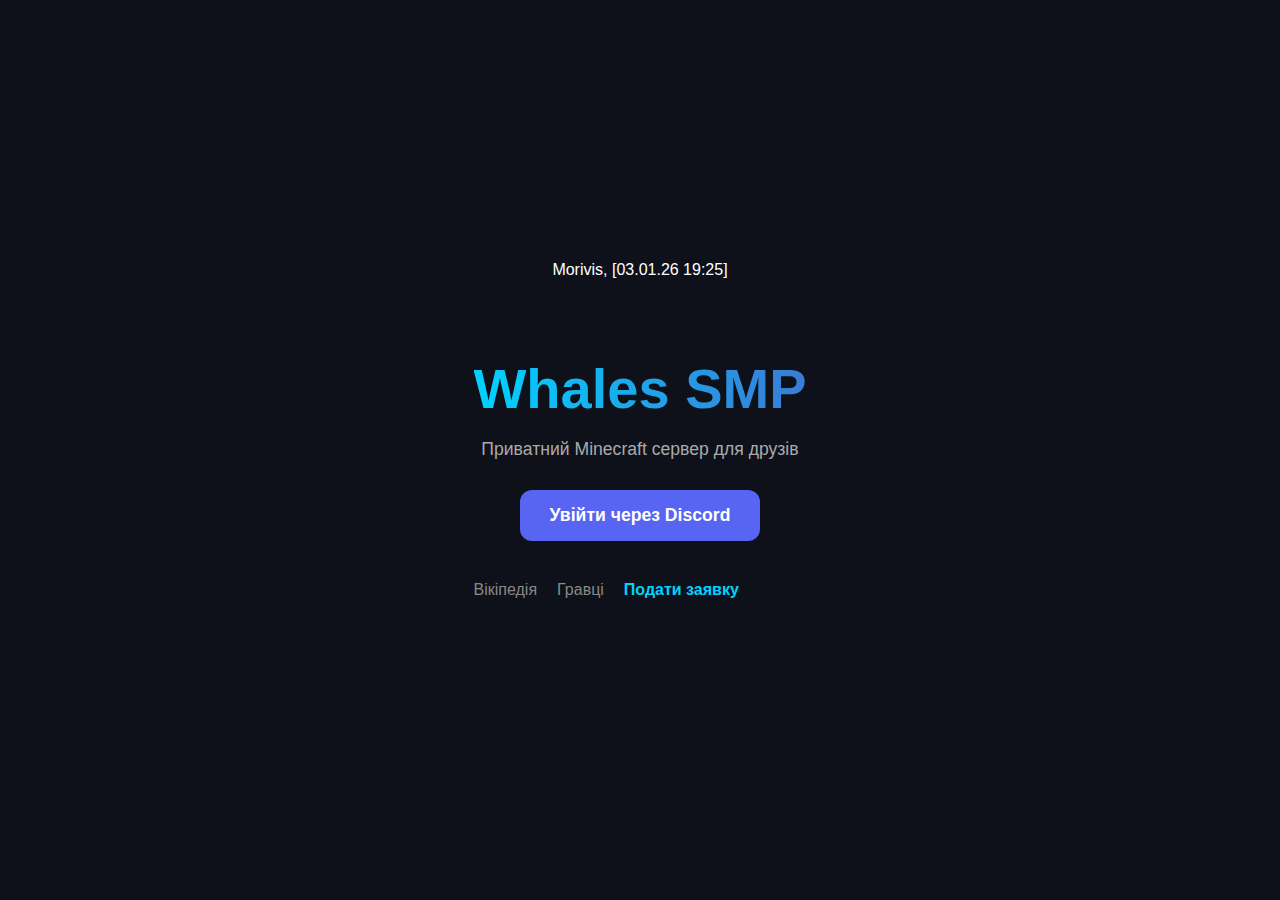
<file: index.html>
Morivis, [03.01.26 19:25]
<!DOCTYPE html>
<html lang="uk">
<head>
    <meta charset="UTF-8">
    <meta name="viewport" content="width=device-width, initial-scale=1.0">
    <title>Whales SMP | Головна</title>
    <style>
        body {
            background-color: #0f111a;
            color: white;
            font-family: 'Segoe UI', sans-serif;
            margin: 0;
            display: flex;
            flex-direction: column;
            align-items: center;
            justify-content: center;
            min-height: 100vh;
            text-align: center;
        }

        .container {
            max-width: 800px;
            padding: 40px;
        }

        h1 {
            font-size: 3.5rem;
            margin-bottom: 10px;
            background: linear-gradient(90deg, #00d2ff, #3a7bd5);
            -webkit-background-clip: text;
            background-clip: text; /* Додано для сумісності як на скриншоті 17 */
            -webkit-text-fill-color: transparent;
        }

        .status {
            color: #aaa;
            margin-bottom: 30px;
            font-size: 1.1rem;
        }

        /* Стиль кнопки входу */
        .btn-discord {
            background-color: #5865F2;
            color: white;
            text-decoration: none;
            padding: 15px 30px;
            border-radius: 12px;
            font-weight: bold;
            font-size: 1.1rem;
            transition: 0.3s;
            display: inline-block;
        }

        .btn-discord:hover {
            background-color: #4752c4;
            transform: translateY(-2px);
        }

        /* Стиль плашки профілю, коли ти вже увійшов */
        .user-pill {
            display: inline-flex;
            align-items: center;
            gap: 12px;
            background: rgba(255, 255, 255, 0.05);
            padding: 10px 20px;
            border-radius: 50px;
            border: 1px solid rgba(255, 255, 255, 0.1);
            cursor: pointer;
            transition: 0.3s;
        }

        .user-pill:hover {
            background: rgba(255, 255, 255, 0.1);
        }

        .user-pill img {
            width: 35px;
            height: 35px;
            border-radius: 50%;
            border: 2px solid #5865F2;
        }

        .user-pill span {
            font-weight: bold;
            font-size: 1.1rem;
        }

        nav {
            margin-top: 40px;
            display: flex;
            gap: 20px;
        }

        nav a {
            color: #888;
            text-decoration: none;
            transition: 0.3s;
        }

        nav a:hover { color: white; }
    </style>
</head>
<body>

    <div class="container">
        <h1>Whales SMP</h1>
        <p class="status">Приватний Minecraft сервер для друзів</p>

        <div id="auth-section">
            <a href="https://discord.com/oauth2/authorize?client_id=1457041207992516611&response_type=code&redirect_uri=https%3A%2F%2Fxarol9.github.io%2FWhales-smp%2Fprofile.html&scope=identify" class="btn-discord">
                Увійти через Discord
            </a>
        </div>

        <nav>
            <a href="wiki.html">Вікіпедія</a>
            <a href="players.html">Гравці</a>
            <a href="apply.html" style="color: #00d2ff; font-weight: bold;">Подати заявку</a>
        </nav>
    </div>

    <script>
        function checkLogin() {
            const token = localStorage.getItem('discord_token');
            const authSection = document.getElementById('auth-section');

            if (token) {
                // Завантажуємо дані користувача
                fetch('https://discord.com/api/users/@me', {
                    headers: { 'Authorization': 'Bearer ' + token }
                })
                .then(res => {
                    if (!res.ok) throw new Error('Expired');
                    return res.json();
                })
                .then(data => {
                    // Якщо все ок, показуємо аватарку і нік як на скриншоті 16
                    authSection.innerHTML = `
                        <div class="user-pill" onclick="location.href='profile.html'">
                            <img src="https://cdn.discordapp.com/avatars/${data.id}/${data.avatar}.png" alt="Avatar">
                            <span>${data.username}</span>

Morivis, [03.01.26 19:25]
</div>
                    `;
                })
                .catch(() => {
                    // Якщо токен старий - нічого не міняємо (залишається кнопка входу)
                    localStorage.removeItem('discord_token');
                });
            }
        }

        // Запуск перевірки
        checkLogin();
    </script>
</body>
</html>
</file>
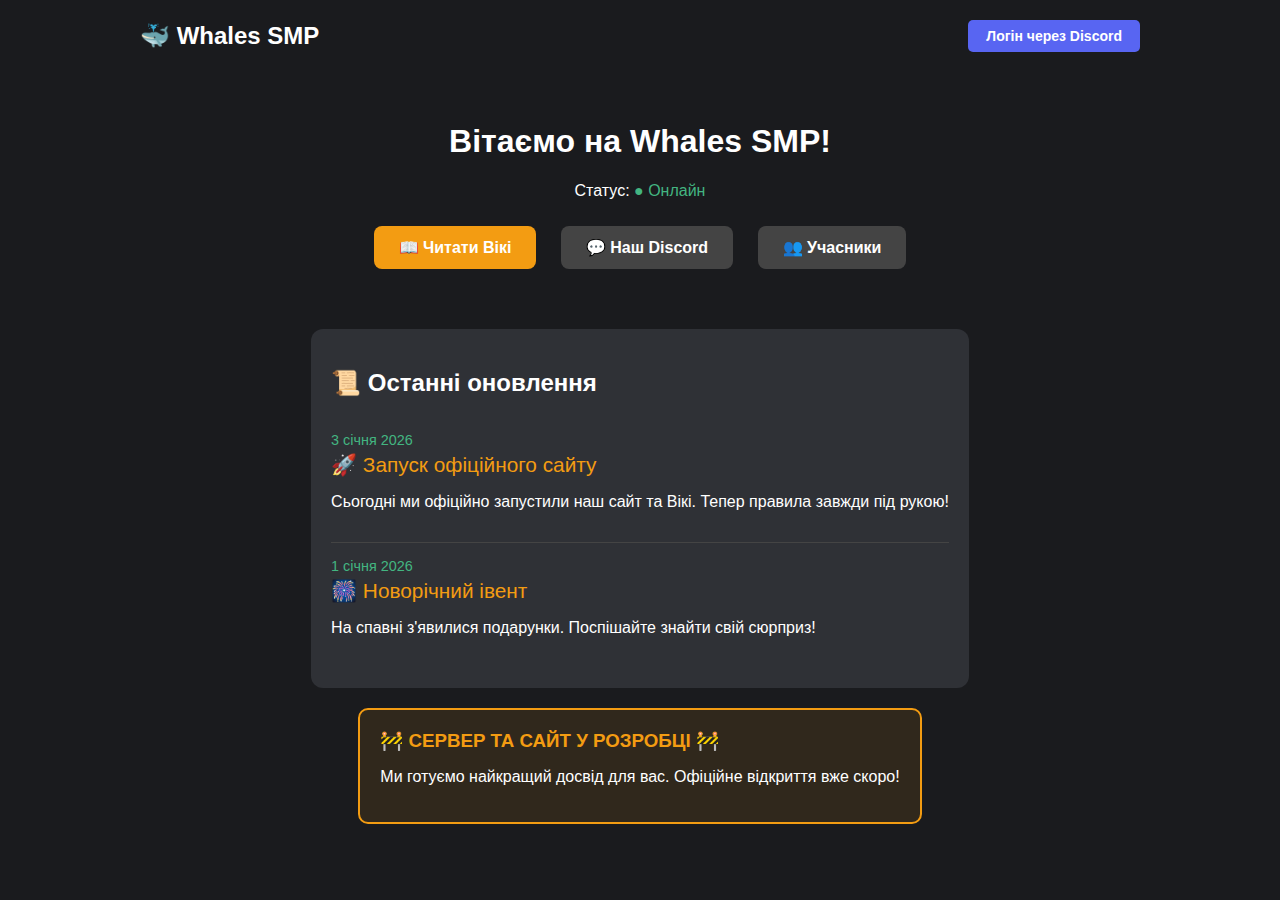
<file: whiles-smp/index.html>
<!DOCTYPE html>
<html lang="uk">
<head>
    <meta charset="UTF-8">
    <title>Whales SMP | Головна</title>
    <style>
        body { 
            background-color: #1a1b1e; 
            color: #ffffff; 
            font-family: 'Segoe UI', sans-serif; 
            margin: 0; padding: 20px;
            display: flex; flex-direction: column; align-items: center;
        }
        
        /* Шапка з логіном */
        .navbar { width: 100%; max-width: 1000px; display: flex; justify-content: space-between; align-items: center; margin-bottom: 50px; }
        .login-btn { background: #5865f2; color: white; text-decoration: none; padding: 8px 18px; border-radius: 5px; font-weight: bold; font-size: 14px; }

        .container { text-align: center; max-width: 800px; }
        
        /* Секція новин */
        .news-section { margin-top: 50px; text-align: left; background: #2f3136; padding: 20px; border-radius: 12px; }
        .news-item { border-bottom: 1px solid #444; padding: 15px 0; }
        .news-item:last-child { border-bottom: none; }
        .news-date { color: #43b581; font-size: 0.9rem; }
        .news-title { font-size: 1.3rem; margin: 5px 0; color: #f39c12; }

        .btn { text-decoration: none; color: white; background: #444; padding: 12px 25px; border-radius: 8px; font-weight: bold; margin: 10px; display: inline-block; transition: 0.3s; }
        .btn-wiki { background: #f39c12; }
        .btn-wiki:hover { background: #d35400; }
    </style>
</head>
<body>

    <div class="navbar">
        <div style="font-weight: bold; font-size: 1.5rem;">🐳 Whales SMP</div>
        <a href="#" class="login-btn" onclick="alert('Система логіну в розробці!')">Логін через Discord</a>
    </div>

    <div class="container">
        <h1>Вітаємо на Whales SMP!</h1>
        <p>Статус: <span style="color: #43b581;">● Онлайн</span></p>
        
        <div class="menu">
            <a href="wiki.html" class="btn btn-wiki">📖 Читати Вікі</a>
            <a href="https://discord.gg/ваш-код" class="btn">💬 Наш Discord</a>
            <a href="players.html" class="btn">👥 Учасники</a>
        </div>

        <div class="news-section">
            <h2>📜 Останні оновлення</h2>
            
            <div class="news-item">
                <div class="news-date">3 січня 2026</div>
                <div class="news-title">🚀 Запуск офіційного сайту</div>
                <p>Сьогодні ми офіційно запустили наш сайт та Вікі. Тепер правила завжди під рукою!</p>
            </div>

            <div class="news-item">
                <div class="news-date">1 січня 2026</div>
                <div class="news-title">🎆 Новорічний івент</div>
                <p>На спавні з'явилися подарунки. Поспішайте знайти свій сюрприз!</p>
            </div>
        </div>
    </div>

</body>
</html>
<div style="background: rgba(243, 156, 18, 0.1); border: 2px solid #f39c12; padding: 20px; border-radius: 10px; margin-top: 20px;">
    <h3 style="color: #f39c12; margin: 0;">🚧 СЕРВЕР ТА САЙТ У РОЗРОБЦІ 🚧</h3>
    <p>Ми готуємо найкращий досвід для вас. Офіційне відкриття вже скоро!</p>
</div>
</file>
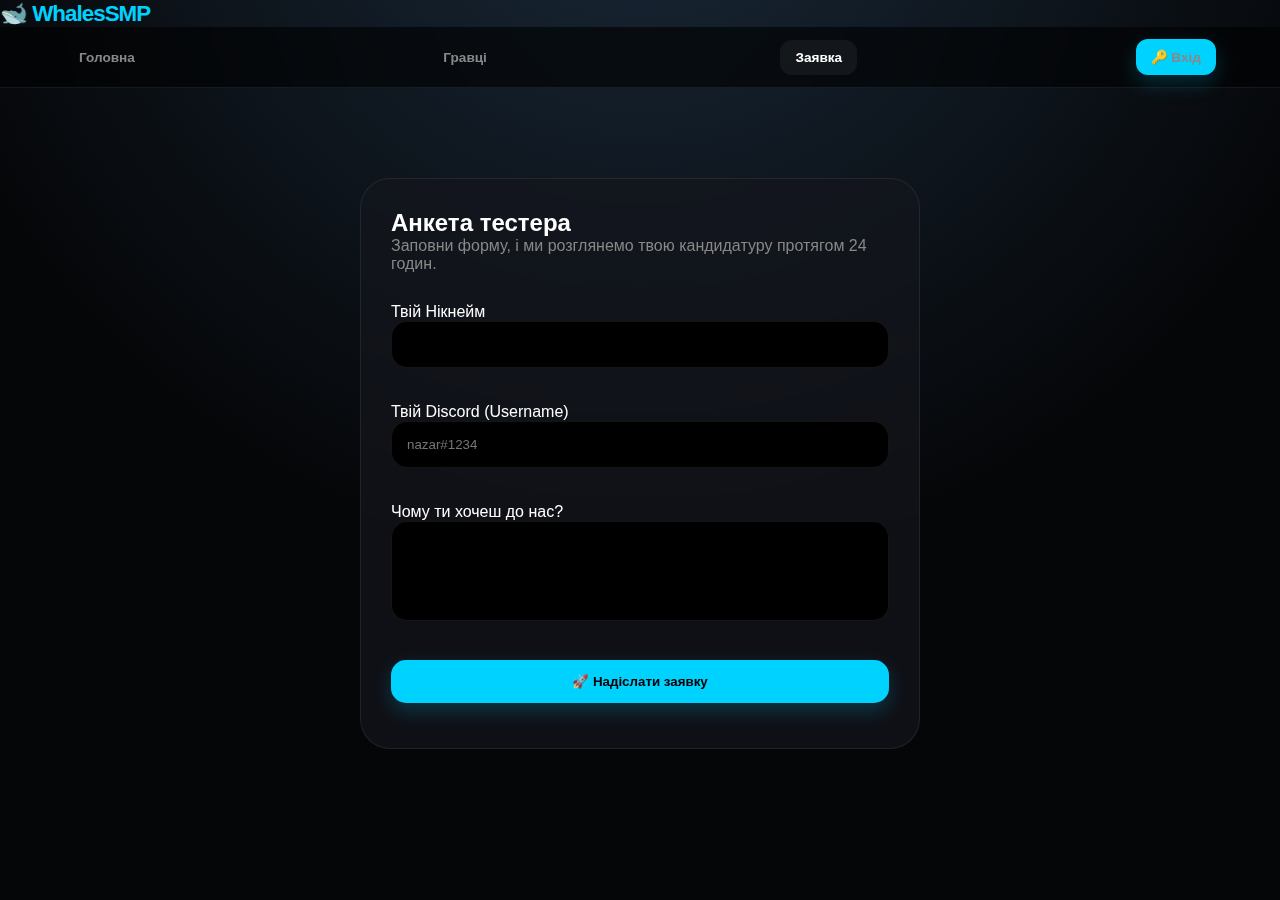
<file: apply.html>
<!DOCTYPE html>
<html lang="uk">
<head>
    <meta charset="UTF-8">
    <title>Подати заявку | Whales SMP</title>
    <link rel="stylesheet" href="style.css">
</head>
<body>

<header class="header">
    <div class="header-container">
        <a href="index.html" class="logo">🐋 Whales<span>SMP</span></a>
        <nav class="nav-links">
            <a href="index.html" class="nav-btn">Головна</a>
            <a href="players.html" class="nav-btn">Гравці</a>
            <a href="apply.html" class="nav-btn active">Заявка</a>
            <a href="activate.html" class="btn-primary">🔑 Вхід</a>
        </nav>
    </div>
</header>

<div class="container" style="max-width: 600px; margin-top: 50px;">
    <div class="card">
        <h2 class="text-gradient">Анкета тестера</h2>
        <p style="color: #888; margin-bottom: 30px;">Заповни форму, і ми розглянемо твою кандидатуру протягом 24 годин.</p>
        
        <form id="applyForm">
            <div style="margin-bottom: 20px;">
                <label>Твій Нікнейм</label>
                <input type="text" id="appNick" class="nav-btn" style="width: 100%; background: #000;" required>
            </div>
            
            <div style="margin-bottom: 20px;">
                <label>Твій Discord (Username)</label>
                <input type="text" id="appDiscord" class="nav-btn" style="width: 100%; background: #000;" placeholder="nazar#1234" required>
            </div>

            <div style="margin-bottom: 20px;">
                <label>Чому ти хочеш до нас?</label>
                <textarea id="appReason" class="nav-btn" style="width: 100%; background: #000; height: 100px; resize: none;" required></textarea>
            </div>

            <button type="submit" class="btn-primary" style="width: 100%; border: none; cursor: pointer;">🚀 Надіслати заявку</button>
        </form>
        <p id="formStatus" style="margin-top: 15px; text-align: center; font-weight: bold;"></p>
    </div>
</div>



<script>
    // Автозаповнення ніка, якщо є в пам'яті
    window.onload = () => {
        const savedNick = localStorage.getItem('playerNick');
        if (savedNick) document.getElementById('appNick').value = savedNick;
    };

    document.getElementById('applyForm').addEventListener('submit', function(e) {
        e.preventDefault();
        
        const nick = document.getElementById('appNick').value;
        const discord = document.getElementById('appDiscord').value;
        const reason = document.getElementById('appReason').value;
        const status = document.getElementById('formStatus');

        // ТУТ МАЄ БУТИ ТВІЙ WEBHOOK URL З DISCORD
        const webhookURL = "ТУТ_ТВІЙ_WEBHOOK_URL"; 

        const data = {
            embeds: [{
                title: "🆕 Нова заявка на Whales SMP",
                color: 5814783, // Блакитний колір
                fields: [
                    { name: "Нікнейм", value: nick, inline: true },
                    { name: "Discord", value: discord, inline: true },
                    { name: "Причина", value: reason }
                ],
                timestamp: new Date()
            }]
        };

        fetch(webhookURL, {
            method: 'POST',
            headers: { 'Content-Type': 'application/json' },
            body: JSON.stringify(data)
        }).then(() => {
            status.innerText = "✅ Заявку надіслано! Чекай відповіді в Discord.";
            status.style.color = "#2ed573";
            document.getElementById('applyForm').reset();
        }).catch(() => {
            status.innerText = "❌ Помилка. Спробуй пізніше.";
            status.style.color = "#ff4757";
        });
    });
</script>

</body>
</html>
</file>
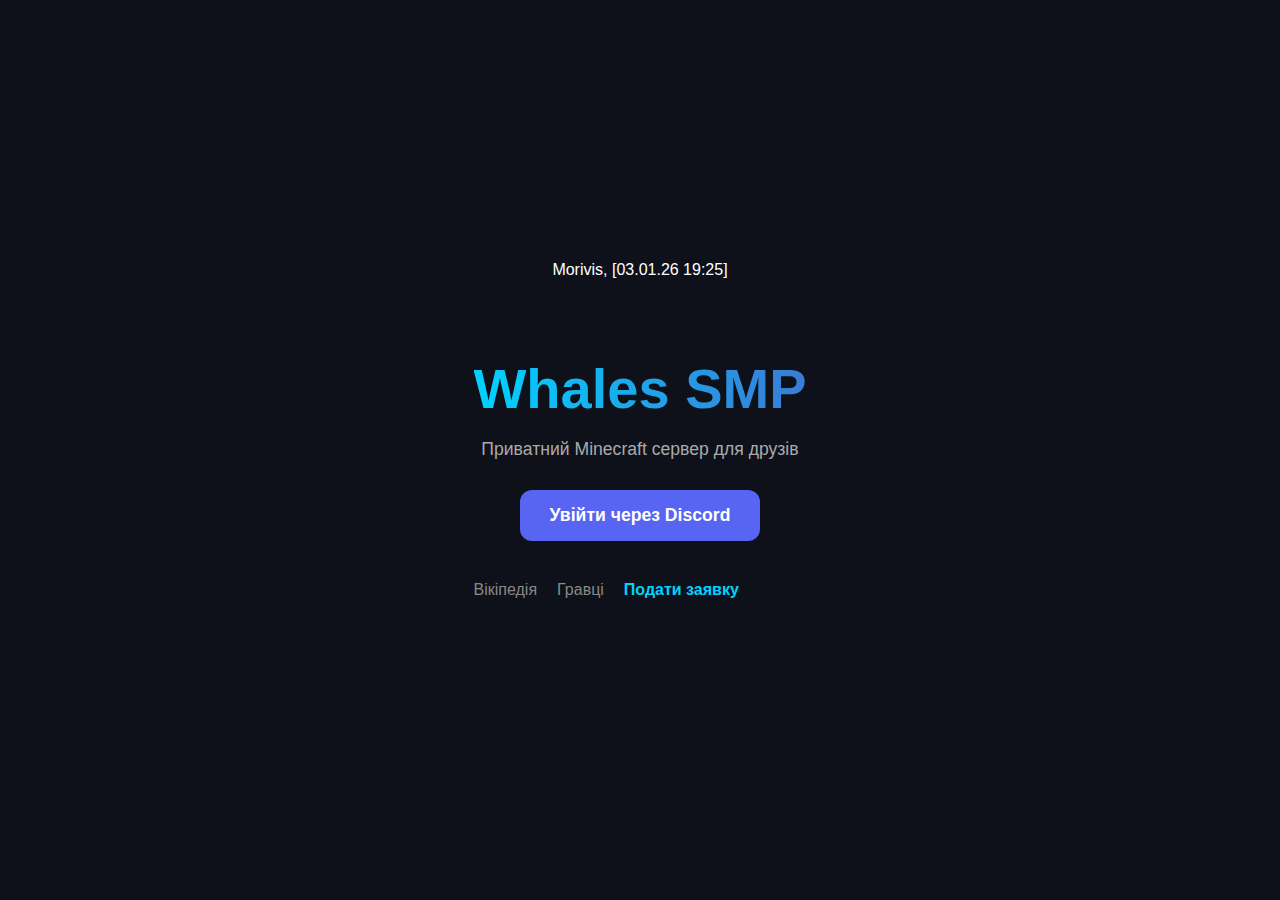
<file: profile.html>
<!DOCTYPE html>
<html lang="uk">
<head>
    <meta charset="UTF-8">
    <meta name="viewport" content="width=device-width, initial-scale=1.0">
    <title>Мій Профіль | Whales SMP</title>
    <style>
        body {
            background-color: #0f111a;
            color: #ffffff;
            font-family: 'Segoe UI', sans-serif;
            margin: 0;
            display: flex;
            min-height: 100vh;
        }

        .main-content {
            flex-grow: 1;
            display: flex;
            justify-content: center;
            align-items: center;
            padding: 20px;
        }

        .profile-card {
            background: rgba(255, 255, 255, 0.05);
            backdrop-filter: blur(15px);
            padding: 40px;
            border-radius: 24px;
            border: 1px solid rgba(255, 255, 255, 0.1);
            text-align: center;
            width: 100%;
            max-width: 350px;
            box-shadow: 0 20px 50px rgba(0,0,0,0.5);
        }

        .back-link {
            color: #888;
            text-decoration: none;
            font-size: 0.9rem;
            display: block;
            margin-bottom: 20px;
            text-align: left;
            transition: 0.3s;
        }

        .back-link:hover { color: #fff; }

        .avatar {
            width: 120px;
            height: 120px;
            border-radius: 50%;
            border: 4px solid #5865F2;
            margin-bottom: 20px;
            background: #23272a;
        }

        h2#username { font-size: 1.8rem; margin: 10px 0; }
        .role { color: #43b581; font-weight: bold; margin-bottom: 25px; font-size: 0.9rem; }

        .stats-container {
            display: flex;
            gap: 10px;
            margin-bottom: 30px;
        }

        .stat-box {
            background: rgba(0,0,0,0.3);
            padding: 10px;
            border-radius: 12px;
            flex: 1;
            font-size: 0.8rem;
        }

        .stat-box span { display: block; color: #888; font-size: 0.7rem; margin-bottom: 4px; }

        .btn-logout {
            background: #ed4245;
            color: white;
            border: none;
            padding: 12px;
            border-radius: 10px;
            width: 100%;
            cursor: pointer;
            font-weight: bold;
            transition: 0.3s;
        }

        .btn-logout:hover { background: #c0392b; }
    </style>
</head>
<body>

    <main class="main-content">
        <div class="profile-card">
            <a href="index.html" class="back-link">← На головну</a>

            <img src="https://cdn.discordapp.com/embed/avatars/0.png" id="avatar" class="avatar">
            <h2 id="username">Завантаження...</h2>
            <div class="role">● Гравець Whales SMP</div>

            <div class="stats-container">
                <div class="stat-box">
                    <span>ЧАС У ГРІ</span>
                    <b>128 год.</b>
                </div>
                <div class="stat-box">
                    <span>АЛМАЗИ</span>
                    <b>42 шт.</b>
                </div>
            </div>

            <button class="btn-logout" onclick="logout()">Вийти з акаунта</button>
        </div>
    </main>

    <script>
        // 1. Отримуємо токен (з URL або з пам'яті)
        const fragment = new URLSearchParams(window.location.hash.slice(1));
        let token = fragment.get('access_token');

        if (!token) {
            token = localStorage.getItem('discord_token');
        }

        if (!token) {
            // Якщо токена немає зовсім - повертаємо на вхід
            window.location.href = 'index.html';
        } else {
            // Зберігаємо токен, щоб головна сторінка його бачила
            localStorage.setItem('discord_token', token);

            // 2. Запитуємо дані в Discord
            fetch('https://discord.com/api/users/@me', {
                headers: {
                    'Authorization': 'Bearer ' + token
                }
            })
            .then(res => {
                if (!res.ok) throw new Error('Unauthorized');
                return res.json();
            })
            .then(data => {
                // Відображаємо нікнейм
                document.getElementById('username').innerText = data.username;
                
                // Відображаємо аватарку
                if (data.avatar) {
                    const avatarUrl = 'https://cdn.discordapp.com/avatars/' + data.id + '/' + data.avatar + '.png?size=256';
                    document.getElementById('avatar').src = avatarUrl;
                }
            })
            .catch(err => {
                console.error('Помилка авторизації:', err);
                localStorage.removeItem('discord_token');
                window.location.href = 'index.html';
            });
        }

        function logout() {
            localStorage.removeItem('discord_token');
            window.location.href = 'index.html';
        }
    </script>
</body>
</html>
</file>
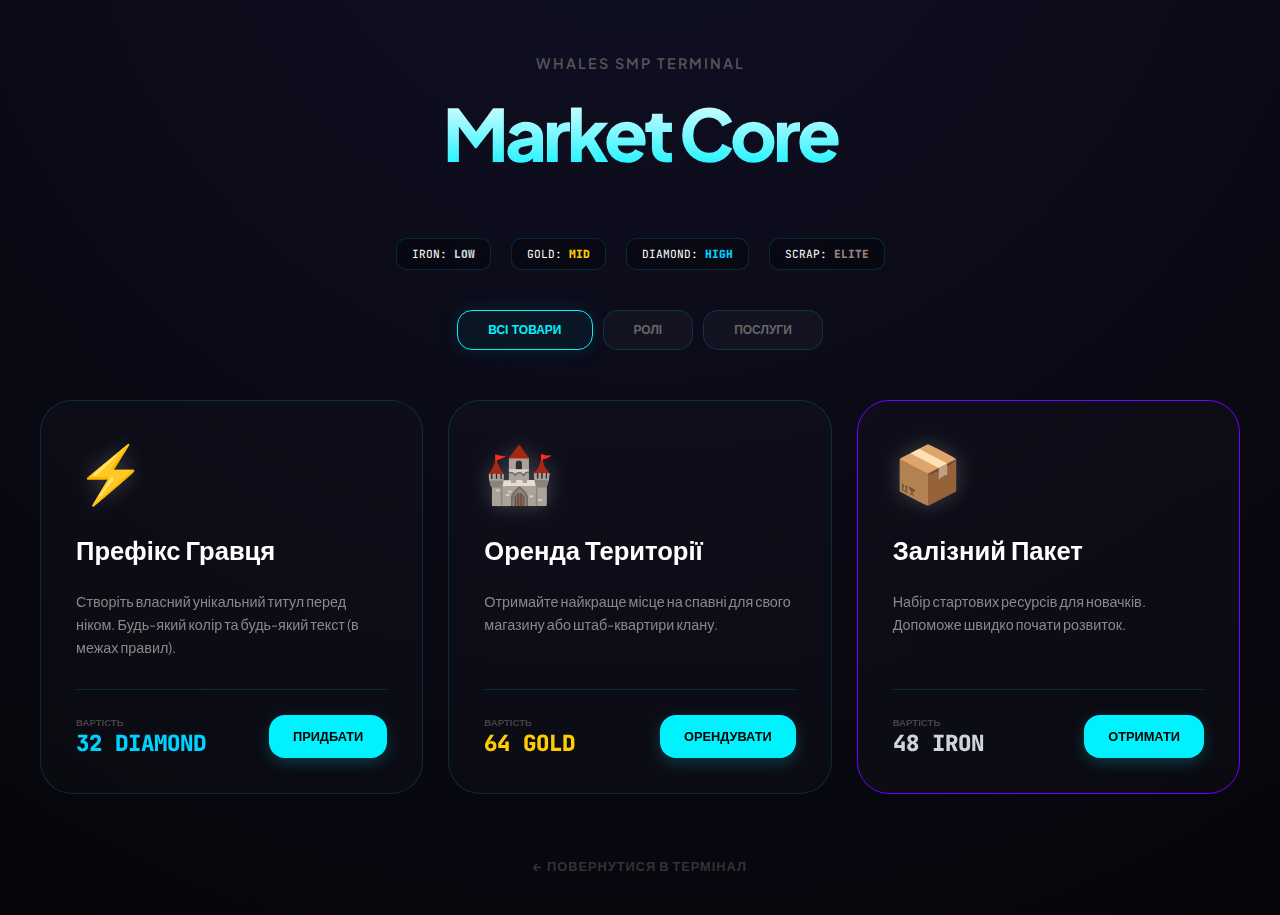
<file: shop.html>
<!DOCTYPE html>
<html lang="uk">
<head>
    <meta charset="UTF-8">
    <meta name="viewport" content="width=device-width, initial-scale=1.0">
    <title>Whales Market | Економіка Оверлорду</title>
    <link href="https://fonts.googleapis.com/css2?family=Plus+Jakarta+Sans:wght@400;600;800&family=JetBrains+Mono:wght@400;700&display=swap" rel="stylesheet">
    <style>
        :root {
            --p: #00f2ff;
            --s: #7000ff;
            --bg: #05050a;
            --card: rgba(255, 255, 255, 0.02);
            --border: rgba(0, 242, 255, 0.15);
            
            /* Валюти */
            --iron: #ced4da;
            --gold: #ffcc00;
            --diamond: #00d2ff;
            --netherite: #9b7e7e;
        }

        * { transition: 0.3s cubic-bezier(0.4, 0, 0.2, 1); box-sizing: border-box; }

        body {
            background: var(--bg);
            background-image: radial-gradient(circle at 50% -20%, #101025 0%, var(--bg) 100%);
            color: white;
            font-family: 'Plus Jakarta Sans', sans-serif;
            margin: 0;
            padding: 40px 20px;
            min-height: 100vh;
            overflow-x: hidden;
        }

        .container { max-width: 1200px; margin: 0 auto; }

        /* HEADER */
        .shop-header { text-align: center; margin-bottom: 60px; }
        .shop-header h1 {
            font-size: 4.5rem;
            font-weight: 800;
            margin: 0;
            background: linear-gradient(to bottom, #fff, var(--p));
            -webkit-background-clip: text;
            -webkit-text-fill-color: transparent;
            letter-spacing: -4px;
        }
        .shop-header p { color: #555; font-size: 0.9rem; letter-spacing: 2px; text-transform: uppercase; font-weight: 600; }

        /* ВАЛЮТНИЙ ДАТЧИК */
        .currency-info {
            display: flex;
            justify-content: center;
            gap: 20px;
            margin-bottom: 40px;
            font-family: 'JetBrains Mono', monospace;
            font-size: 0.7rem;
        }
        .currency-item { padding: 8px 15px; border-radius: 10px; border: 1px solid var(--border); background: rgba(0,0,0,0.3); }
        .currency-item span { font-weight: 800; }

        /* КАТЕГОРІЇ */
        .categories { display: flex; justify-content: center; gap: 10px; margin-bottom: 50px; }
        .cat-btn {
            background: rgba(255,255,255,0.03);
            border: 1px solid var(--border);
            color: #666;
            padding: 12px 30px;
            border-radius: 15px;
            cursor: pointer;
            font-weight: 800;
            font-size: 0.75rem;
            text-transform: uppercase;
        }
        .cat-btn.active, .cat-btn:hover {
            border-color: var(--p);
            color: var(--p);
            background: rgba(0, 242, 255, 0.05);
            box-shadow: 0 0 20px rgba(0, 242, 255, 0.1);
        }

        /* СІТКА */
        .shop-grid { display: grid; grid-template-columns: repeat(auto-fit, minmax(320px, 1fr)); gap: 25px; }

        .item-card {
            background: var(--card);
            border: 1px solid var(--border);
            border-radius: 32px;
            padding: 35px;
            position: relative;
            display: flex;
            flex-direction: column;
            backdrop-filter: blur(20px);
        }
        .item-card:hover {
            transform: translateY(-10px);
            border-color: var(--p);
            background: rgba(255,255,255,0.04);
        }

        .item-icon { font-size: 3.5rem; margin-bottom: 25px; filter: drop-shadow(0 0 10px rgba(255,255,255,0.2)); }
        .item-card h3 { font-size: 1.6rem; margin: 0 0 10px 0; font-weight: 800; }
        .item-card p { color: #888; font-size: 0.9rem; line-height: 1.6; margin-bottom: 30px; flex-grow: 1; }

        /* ЦІНИ ТА КНОПКИ */
        .item-footer {
            display: flex;
            justify-content: space-between;
            align-items: center;
            border-top: 1px solid var(--border);
            padding-top: 25px;
        }

        .price-box { display: flex; flex-direction: column; }
        .price-label { font-size: 0.6rem; color: #444; font-weight: 800; }
        .price-value { font-size: 1.4rem; font-weight: 800; font-family: 'JetBrains Mono'; }
        
        .buy-btn {
            background: var(--p);
            color: #000;
            border: none;
            padding: 14px 24px;
            border-radius: 16px;
            font-weight: 800;
            font-size: 0.8rem;
            cursor: pointer;
            box-shadow: 0 5px 15px rgba(0, 242, 255, 0.2);
        }
        .buy-btn:hover { transform: scale(1.05); box-shadow: 0 8px 25px rgba(0, 242, 255, 0.4); }

        /* MODAL */
        .modal {
            position: fixed; top: 0; left: 0; width: 100%; height: 100%;
            background: rgba(0,0,0,0.9); backdrop-filter: blur(15px);
            display: none; justify-content: center; align-items: center; z-index: 1000;
        }
        .modal-content {
            background: #0a0a15; border: 1px solid var(--p);
            padding: 40px; border-radius: 35px; width: 450px; text-align: center;
        }
        .admin-link {
            display: block; background: #fff; color: #000; padding: 15px;
            border-radius: 15px; margin-top: 20px; text-decoration: none; font-weight: 800;
        }

        .back-link { text-align: center; margin-top: 60px; }
        .back-link a { color: #333; text-decoration: none; font-size: 0.8rem; font-weight: 700; text-transform: uppercase; letter-spacing: 1px; }
        .back-link a:hover { color: var(--p); }

        /* КЛАСИ ДЛЯ ВАЛЮТ */
        .cur-iron { color: var(--iron); }
        .cur-gold { color: var(--gold); }
        .cur-diamond { color: var(--diamond); }
        .cur-scrap { color: var(--netherite); }
    </style>
</head>
<body>

<div class="container">
    <div class="shop-header">
        <p>Whales SMP Terminal</p>
        <h1>Market <span style="color: var(--p);">Core</span></h1>
    </div>

    <div class="currency-info">
        <div class="currency-item">IRON: <span class="cur-iron">LOW</span></div>
        <div class="currency-item">GOLD: <span class="cur-gold">MID</span></div>
        <div class="currency-item">DIAMOND: <span class="cur-diamond">HIGH</span></div>
        <div class="currency-item">SCRAP: <span class="cur-scrap">ELITE</span></div>
    </div>

    <div class="categories">
        <button class="cat-btn active">Всі товари</button>
        <button class="cat-btn">Ролі</button>
        <button class="cat-btn">Послуги</button>
    </div>

    <div class="shop-grid">
        <div class="item-card">
            <div class="item-icon">⚡</div>
            <h3>Префікс Гравця</h3>
            <p>Створіть власний унікальний титул перед ніком. Будь-який колір та будь-який текст (в межах правил).</p>
            <div class="item-footer">
                <div class="price-box">
                    <span class="price-label">ВАРТІСТЬ</span>
                    <span class="price-value cur-diamond">32 DIAMOND</span>
                </div>
                <button class="buy-btn" onclick="openShop()">ПРИДБАТИ</button>
            </div>
        </div>

        <div class="item-card">
            <div class="item-icon">🏰</div>
            <h3>Оренда Території</h3>
            <p>Отримайте найкраще місце на спавні для свого магазину або штаб-квартири клану.</p>
            <div class="item-footer">
                <div class="price-box">
                    <span class="price-label">ВАРТІСТЬ</span>
                    <span class="price-value cur-gold">64 GOLD</span>
                </div>
                <button class="buy-btn" onclick="openShop()">ОРЕНДУВАТИ</button>
            </div>
        </div>

        <div class="item-card" style="border-color: var(--s);">
            <div class="item-icon">📦</div>
            <h3>Залізний Пакет</h3>
            <p>Набір стартових ресурсів для новачків. Допоможе швидко почати розвиток.</p>
            <div class="item-footer">
                <div class="price-box">
                    <span class="price-label">ВАРТІСТЬ</span>
                    <span class="price-value cur-iron">48 IRON</span>
                </div>
                <button class="buy-btn" onclick="openShop()">ОТРИМАТИ</button>
            </div>
        </div>
    </div>

    <div class="back-link">
        <a href="index.html">← ПОВЕРНУТИСЯ В ТЕРМІНАЛ</a>
    </div>
</div>

<div id="shopModal" class="modal">
    <div class="modal-content">
        <h2 style="color: var(--p); letter-spacing: -1px; font-size: 2rem;">ЗАПИТ НА КУПІВЛЮ</h2>
        <p style="color: #888; margin-top: 15px;">Для оформлення замовлення та передачі ресурсів вам необхідно зв'язатися з адміністрацією сервера в Discord.</p>
        <div style="background: rgba(255,255,255,0.02); padding: 20px; border-radius: 20px; margin: 25px 0; border: 1px solid #222;">
            <p style="font-size: 0.8rem; color: #555; margin-bottom: 5px;">ВАШ КУРАТОР</p>
            <p style="font-weight: 800; font-size: 1.2rem;">@AdminWhale</p>
        </div>
        <a href="https://discord.com" target="_blank" class="admin-link">ПЕРЕЙТИ В DISCORD</a>
        <button onclick="closeShop()" style="background:none; border:none; color:#444; margin-top:15px; cursor:pointer; font-weight:800;">ЗАКРИТИ</button>
    </div>
</div>

<script>
    function openShop() {
        document.getElementById('shopModal').style.display = 'flex';
    }
    function closeShop() {
        document.getElementById('shopModal').style.display = 'none';
    }
    // Закриття при кліку поза вікном
    window.onclick = function(event) {
        if (event.target == document.getElementById('shopModal')) {
            closeShop();
        }
    }
</script>

</body>
</html>
</file>
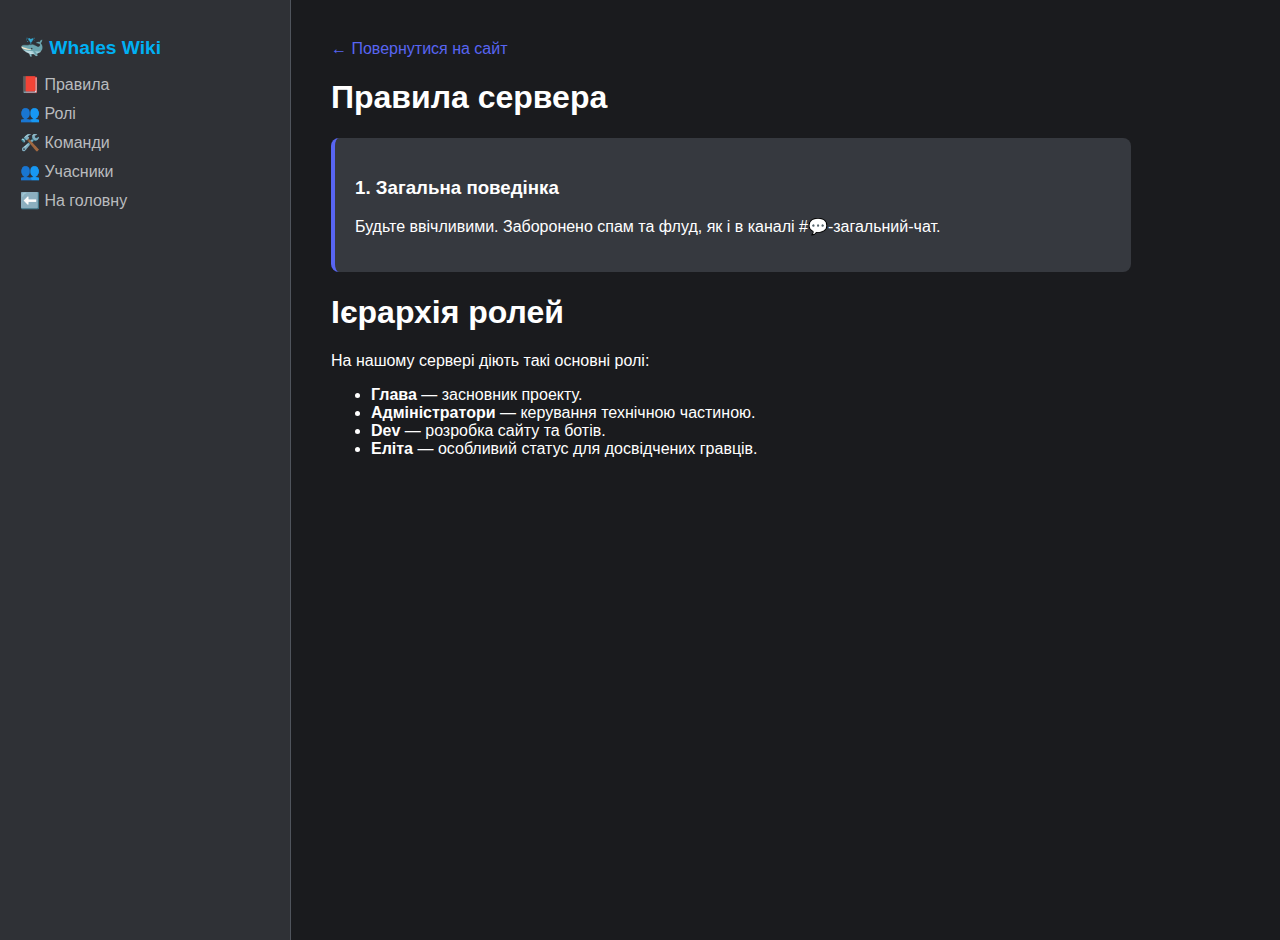
<file: whiles-smp/wiki.html>
<!DOCTYPE html>
<html lang="uk">
<head>
    <meta charset="UTF-8">
    <title>Whales SMP | Wiki</title>
    <style>
        body {
            background-color: #1a1b1e; /* Темний фон як у ДС */
            color: #ffffff;
            font-family: sans-serif;
            margin: 0;
            display: flex;
        }
        /* Бокове меню */
        .sidebar {
            width: 250px;
            background-color: #2f3136; /* Колір списку каналів */
            height: 100vh;
            padding: 20px;
            border-right: 1px solid #4f545c;
        }
        .sidebar h2 { color: #00b0f4; font-size: 1.2rem; }
        .sidebar ul { list-style: none; padding: 0; }
        .sidebar li { margin: 10px 0; }
        .sidebar a { color: #b9bbbe; text-decoration: none; transition: 0.3s; }
        .sidebar a:hover { color: #ffffff; }

        /* Основний контент */
        .main-content {
            flex-grow: 1;
            padding: 40px;
            max-width: 800px;
        }
        .rule-card {
            background: #36393f;
            padding: 20px;
            border-radius: 8px;
            margin-bottom: 20px;
            border-left: 4px solid #5865F2;
        }
        .back-link { color: #5865F2; text-decoration: none; display: block; margin-bottom: 20px; }
    </style>
</head>
<body>

    <div class="sidebar">
        <h2>🐳 Whales Wiki</h2>
        <ul>
            <li><a href="#rules">📕 Правила</a></li>
            <li><a href="#roles">👥 Ролі</a></li>
            <li><a href="#commands">🛠️ Команди</a></li>
            <li><a href="players.html">👥 Учасники</a></li> <li><a
            <li><a href="index.html">⬅️ На головну</a></li>
        </ul>
    </div>

    <div class="main-content">
        <a href="index.html" class="back-link">← Повернутися на сайт</a>
        
        <h1 id="rules">Правила сервера</h1>
        <div class="rule-card">
            <h3>1. Загальна поведінка</h3>
            <p>Будьте ввічливими. Заборонено спам та флуд, як і в каналі #💬-загальний-чат.</p>
        </div>

        <h1 id="roles">Ієрархія ролей</h1>
        <p>На нашому сервері діють такі основні ролі:</p>
        <ul>
            <li><strong>Глава</strong> — засновник проекту.</li>
            <li><strong>Адміністратори</strong> — керування технічною частиною.</li>
            <li><strong>Dev</strong> — розробка сайту та ботів.</li>
            <li><strong>Еліта</strong> — особливий статус для досвідчених гравців.</li>
        </ul>
    </div>

</body>
</html>
</file>
<file: style.css>
/* --- ГЛОБАЛЬНІ НАЛАШТУВАННЯ --- */
:root { 
    --accent: #00d2ff; 
    --bg: #050608; 
    --card: rgba(20, 22, 28, 0.7); 
    --border: rgba(255, 255, 255, 0.08); 
    --ds-color: #5865F2;
}

* {
    box-sizing: border-box;
    margin: 0;
    padding: 0;
}

body { 
    background: var(--bg); 
    color: white; 
    font-family: 'Plus Jakarta Sans', sans-serif; 
    background-image: radial-gradient(circle at 50% -20%, #1a2a3a 0%, #050608 60%);
    min-height: 100vh;
    overflow-x: hidden; /* Щоб сніжинки не створювали горизонтальну прокрутку */
}

/* --- ВЕРСТКА ТА КОНТЕЙНЕРИ --- */
.container, .dashboard, .wiki-container, .sec-container {
    max-width: 1200px;
    margin: 0 auto;
    padding: 40px 20px;
    position: relative;
    z-index: 10; /* Контент завжди над снігом */
}

.card { 
    background: var(--card); 
    border: 1px solid var(--border); 
    padding: 30px; 
    border-radius: 30px; 
    backdrop-filter: blur(15px);
    transition: transform 0.3s ease;
}

/* --- ГОЛОВНЕ МЕНЮ --- */
nav {
    display: flex; justify-content: space-between; align-items: center;
    padding: 12px 5%; background: rgba(0,0,0,0.6);
    backdrop-filter: blur(25px); border-bottom: 1px solid var(--border);
    position: sticky; top: 0; z-index: 9999;
}

.nav-left { display: flex; align-items: center; gap: 20px; }
.logo { font-weight: 800; color: var(--accent); text-decoration: none; font-size: 1.4rem; letter-spacing: -1px; }

.nav-links { display: flex; gap: 5px; }
.nav-links a { 
    color: #888; text-decoration: none; font-size: 0.85rem; font-weight: 600;
    padding: 10px 15px; border-radius: 12px; transition: 0.3s;
}
.nav-links a:hover, .nav-links a.active { color: white; background: rgba(255,255,255,0.05); }

.profile-btn {
    display: flex; align-items: center; gap: 10px; background: rgba(255,255,255,0.03);
    padding: 8px 18px; border-radius: 50px; border: 1px solid var(--border);
    text-decoration: none; color: white; font-size: 0.9rem; transition: 0.3s;
}
.profile-btn:hover { border-color: var(--accent); background: rgba(0, 210, 255, 0.05); }

/* --- УНІВЕРСАЛЬНІ КНОПКИ --- */
.btn-primary, .btn-glow, .btn-submit, .btn-add, .btn-create, .btn-ds, .btn-cancel {
    display: inline-flex;
    align-items: center;
    justify-content: center;
    gap: 10px;
    padding: 14px 28px;
    border-radius: 15px;
    font-weight: 800;
    cursor: pointer;
    transition: all 0.3s cubic-bezier(0.175, 0.885, 0.32, 1.275);
    border: none;
    font-family: inherit;
    text-decoration: none;
}

/* Основна блакитна кнопка */
.btn-primary, .btn-glow, .btn-submit, .btn-add, .btn-create {
    background: var(--accent);
    color: #000;
    box-shadow: 0 8px 20px rgba(0, 210, 255, 0.2);
}
.btn-primary:hover, .btn-glow:hover, .btn-submit:hover, .btn-add:hover, .btn-create:hover {
    transform: translateY(-4px);
    box-shadow: 0 12px 30px rgba(0, 210, 255, 0.4);
    filter: brightness(1.1);
}

/* Кнопка Discord */
.btn-ds {
    background: var(--ds-color);
    color: white;
    box-shadow: 0 8px 20px rgba(88, 101, 242, 0.2);
}
.btn-ds:hover {
    transform: translateY(-4px);
    box-shadow: 0 12px 30px rgba(88, 101, 242, 0.4);
}

/* Кнопка скасування / Другорядна */
.btn-cancel {
    background: rgba(255, 255, 255, 0.05);
    color: #777;
    border: 1px solid var(--border);
}
.btn-cancel:hover {
    background: rgba(255, 255, 255, 0.1);
    color: white;
}

/* --- ФОРМИ ТА ВВОД --- */
input, textarea {
    width: 100%;
    background: rgba(0, 0, 0, 0.3);
    border: 1px solid var(--border);
    color: white;
    padding: 15px;
    border-radius: 16px;
    margin-bottom: 15px;
    font-family: inherit;
    transition: 0.3s;
}
input:focus, textarea:focus {
    border-color: var(--accent);
    outline: none;
    background: rgba(0, 210, 255, 0.02);
}

/* --- АНІМАЦІЯ СНІГУ --- */
.snowflake {
    position: fixed; /* Замість absolute, щоб сніг був всюди при скролі */
    background: rgba(255, 255, 255, 0.8);
    border-radius: 50%;
    pointer-events: none;
    z-index: 1; /* Під контентом */
    animation: fall linear infinite;
}


@keyframes fall {
    0% { transform: translateY(-10vh); }
    100% { transform: translateY(110vh); }
}

/* --- ВИПРАВЛЕННЯ ДЛЯ МОБІЛОК --- */
@media (max-width: 768px) {
    .nav-links { display: none; } /* Приховуємо посилання, щоб не ламали меню */
    .dashboard { grid-template-columns: 1fr; }
    .card { padding: 20px; }
}

/* Змінюємо кількість колонок на 5 */
.nav-grid { 
    display: grid; 
    grid-template-columns: repeat(5, 1fr); 
    gap: 1px; 
    background: var(--border); 
}

.nav-item span {
    filter: drop-shadow(0 0 5px var(--primary));
    margin-right: 10px;
}
</file>
